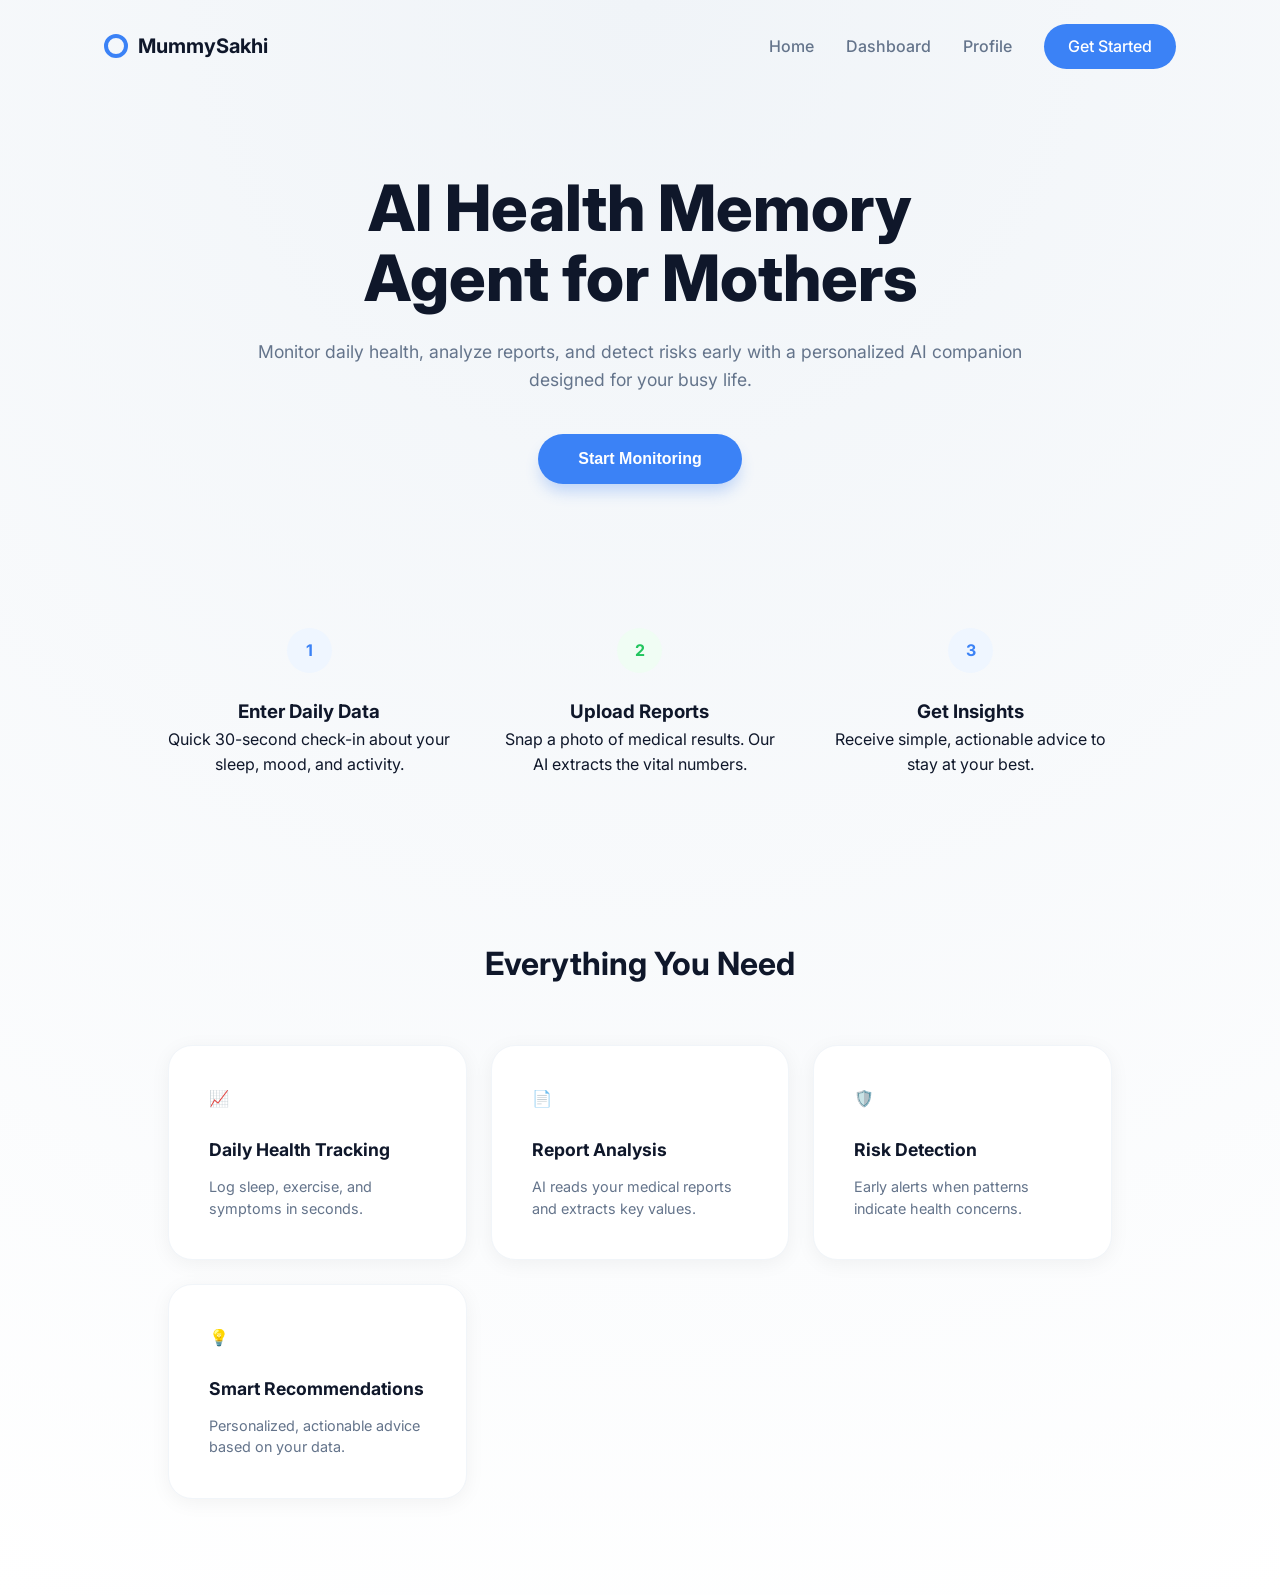
<file: templates/index.html>
<!DOCTYPE html>
<html lang="en">
<head>
    <meta charset="UTF-8">
    <meta name="viewport" content="width=device-width, initial-scale=1.0">
    <title>MummySakhi | AI Health Agent for Mothers</title>
    <link href="https://fonts.googleapis.com/css2?family=Inter:wght@400;500;600;700&display=swap" rel="stylesheet">
    <style>
        /* CSS Reset & Variables */
        * {
            margin: 0;
            padding: 0;
            box-sizing: border-box;
        }

        :root {
            --primary-blue: #3b82f6;
            --primary-hover: #2563eb;
            --text-dark: #0f172a;
            --text-muted: #64748b;
            --bg-light: #f8fafc;
            --white: #ffffff;
            --card-shadow: 0 4px 20px rgba(0, 0, 0, 0.05);
        }

        body {
            font-family: 'Inter', sans-serif;
            background: radial-gradient(circle at top, #f0f4f8 0%, #ffffff 100%);
            color: var(--text-dark);
            line-height: 1.6;
        }

        /* Navigation */
        nav {
            display: flex;
            justify-content: space-between;
            align-items: center;
            padding: 1.5rem 5%;
            max-width: 1200px;
            margin: 0 auto;
        }

        .logo {
            display: flex;
            align-items: center;
            gap: 10px;
            font-weight: 700;
            font-size: 1.25rem;
        }

        .logo-circle {
            width: 24px;
            height: 24px;
            border: 4px solid var(--primary-blue);
            border-radius: 50%;
        }

        .nav-links {
            display: flex;
            gap: 2rem;
            align-items: center;
        }

        .nav-links a {
            text-decoration: none;
            color: var(--text-muted);
            font-weight: 500;
            transition: color 0.3s;
        }

        .nav-links a:hover {
            color: var(--primary-blue);
        }

        .btn-get-started {
            background-color: var(--primary-blue);
            color: var(--white) !important;
            padding: 0.6rem 1.5rem;
            border-radius: 50px;
        }

        /* Hero Section */
        .hero {
            text-align: center;
            padding: 5rem 1rem;
            max-width: 800px;
            margin: 0 auto;
        }

        h1 {
            font-size: clamp(2.5rem, 5vw, 4rem);
            line-height: 1.1;
            margin-bottom: 1.5rem;
            font-weight: 800;
        }

        .hero p {
            color: var(--text-muted);
            font-size: 1.1rem;
            margin-bottom: 2.5rem;
        }

        .btn-main {
            background-color: var(--primary-blue);
            color: white;
            padding: 1rem 2.5rem;
            border-radius: 50px;
            border: none;
            font-size: 1rem;
            font-weight: 600;
            cursor: pointer;
            box-shadow: 0 10px 15px -3px rgba(59, 130, 246, 0.3);
            transition: transform 0.2s, background 0.2s;
        }

        .btn-main:hover {
            background-color: var(--primary-hover);
            transform: translateY(-2px);
        }

        /* Steps Section */
        .steps {
            display: grid;
            grid-template-columns: repeat(auto-fit, minmax(250px, 1fr));
            gap: 3rem;
            padding: 4rem 10%;
            max-width: 1200px;
            margin: 0 auto;
            text-align: center;
        }

        .step-num {
            width: 45px;
            height: 45px;
            background: #eff6ff;
            color: var(--primary-blue);
            border-radius: 50%;
            display: flex;
            align-items: center;
            justify-content: center;
            font-weight: 700;
            margin: 0 auto 1.5rem;
        }

        .step-num.green {
            background: #f0fdf4;
            color: #22c55e;
        }

        /* Features Section */
        .features-container {
            padding: 6rem 10%;
            max-width: 1200px;
            margin: 0 auto;
        }

        .features-container h2 {
            text-align: center;
            margin-bottom: 3.5rem;
            font-size: 2rem;
        }

        .features-grid {
            display: grid;
            grid-template-columns: repeat(auto-fit, minmax(240px, 1fr));
            gap: 1.5rem;
        }

        .card {
            background: var(--white);
            padding: 2.5rem;
            border-radius: 24px;
            border: 1px solid #f1f5f9;
            box-shadow: var(--card-shadow);
            transition: transform 0.3s;
        }

        .card:hover {
            transform: translateY(-5px);
        }

        .card-icon {
            color: var(--primary-blue);
            margin-bottom: 1.5rem;
        }

        .card h4 {
            margin-bottom: 0.75rem;
            font-size: 1.1rem;
        }

        .card p {
            color: var(--text-muted);
            font-size: 0.9rem;
            line-height: 1.5;
        }

        /* Responsive */
        @media (max-width: 768px) {
            .nav-links { display: none; }
            .hero { padding: 3rem 1rem; }
        }
    </style>
</head>
<body>

    <nav>
        <div class="logo">
            <div class="logo-circle"></div>
            MummySakhi
        </div>
        <div class="nav-links">
            <a href="/">Home</a>
            <a href="/dashboard">Dashboard</a>
            <a href="/profile">Profile</a>
            <a href="/start" class="btn-get-started">Get Started</a>
        </div>
    </nav>

    <header class="hero">
        <h1>AI Health Memory<br>Agent for Mothers</h1>
        <p>Monitor daily health, analyze reports, and detect risks early with a personalized AI companion designed for your busy life.</p>
        <button class="btn-main">Start Monitoring</button>
    </header>

    <section class="steps">
        <div>
            <div class="step-num">1</div>
            <h3>Enter Daily Data</h3>
            <p>Quick 30-second check-in about your sleep, mood, and activity.</p>
        </div>
        <div>
            <div class="step-num green">2</div>
            <h3>Upload Reports</h3>
            <p>Snap a photo of medical results. Our AI extracts the vital numbers.</p>
        </div>
        <div>
            <div class="step-num">3</div>
            <h3>Get Insights</h3>
            <p>Receive simple, actionable advice to stay at your best.</p>
        </div>
    </section>

    <section class="features-container">
        <h2>Everything You Need</h2>
        <div class="features-grid">
            <div class="card">
                <div class="card-icon">📈</div>
                <h4>Daily Health Tracking</h4>
                <p>Log sleep, exercise, and symptoms in seconds.</p>
            </div>
            <div class="card">
                <div class="card-icon">📄</div>
                <h4>Report Analysis</h4>
                <p>AI reads your medical reports and extracts key values.</p>
            </div>
            <div class="card">
                <div class="card-icon">🛡️</div>
                <h4>Risk Detection</h4>
                <p>Early alerts when patterns indicate health concerns.</p>
            </div>
            <div class="card">
                <div class="card-icon">💡</div>
                <h4>Smart Recommendations</h4>
                <p>Personalized, actionable advice based on your data.</p>
            </div>
        </div>
    </section>

</body>
</html>
</file>
